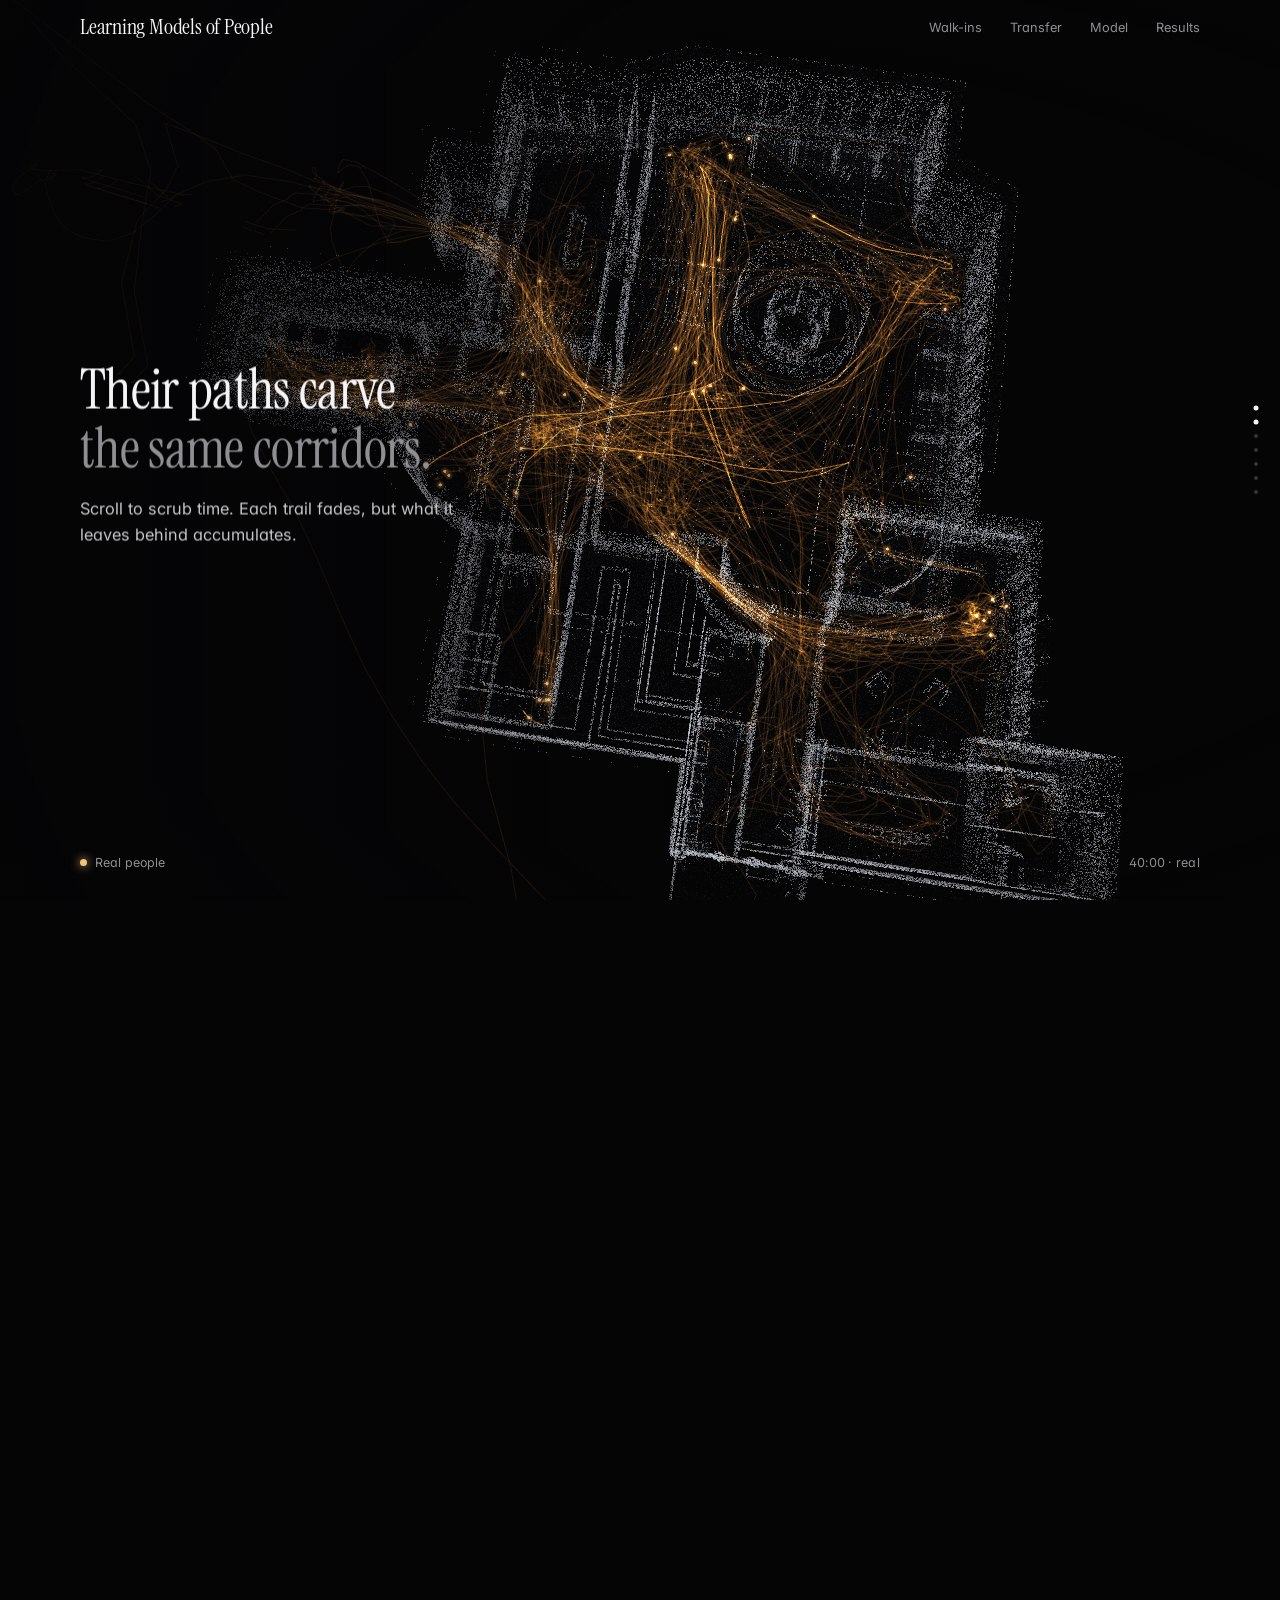
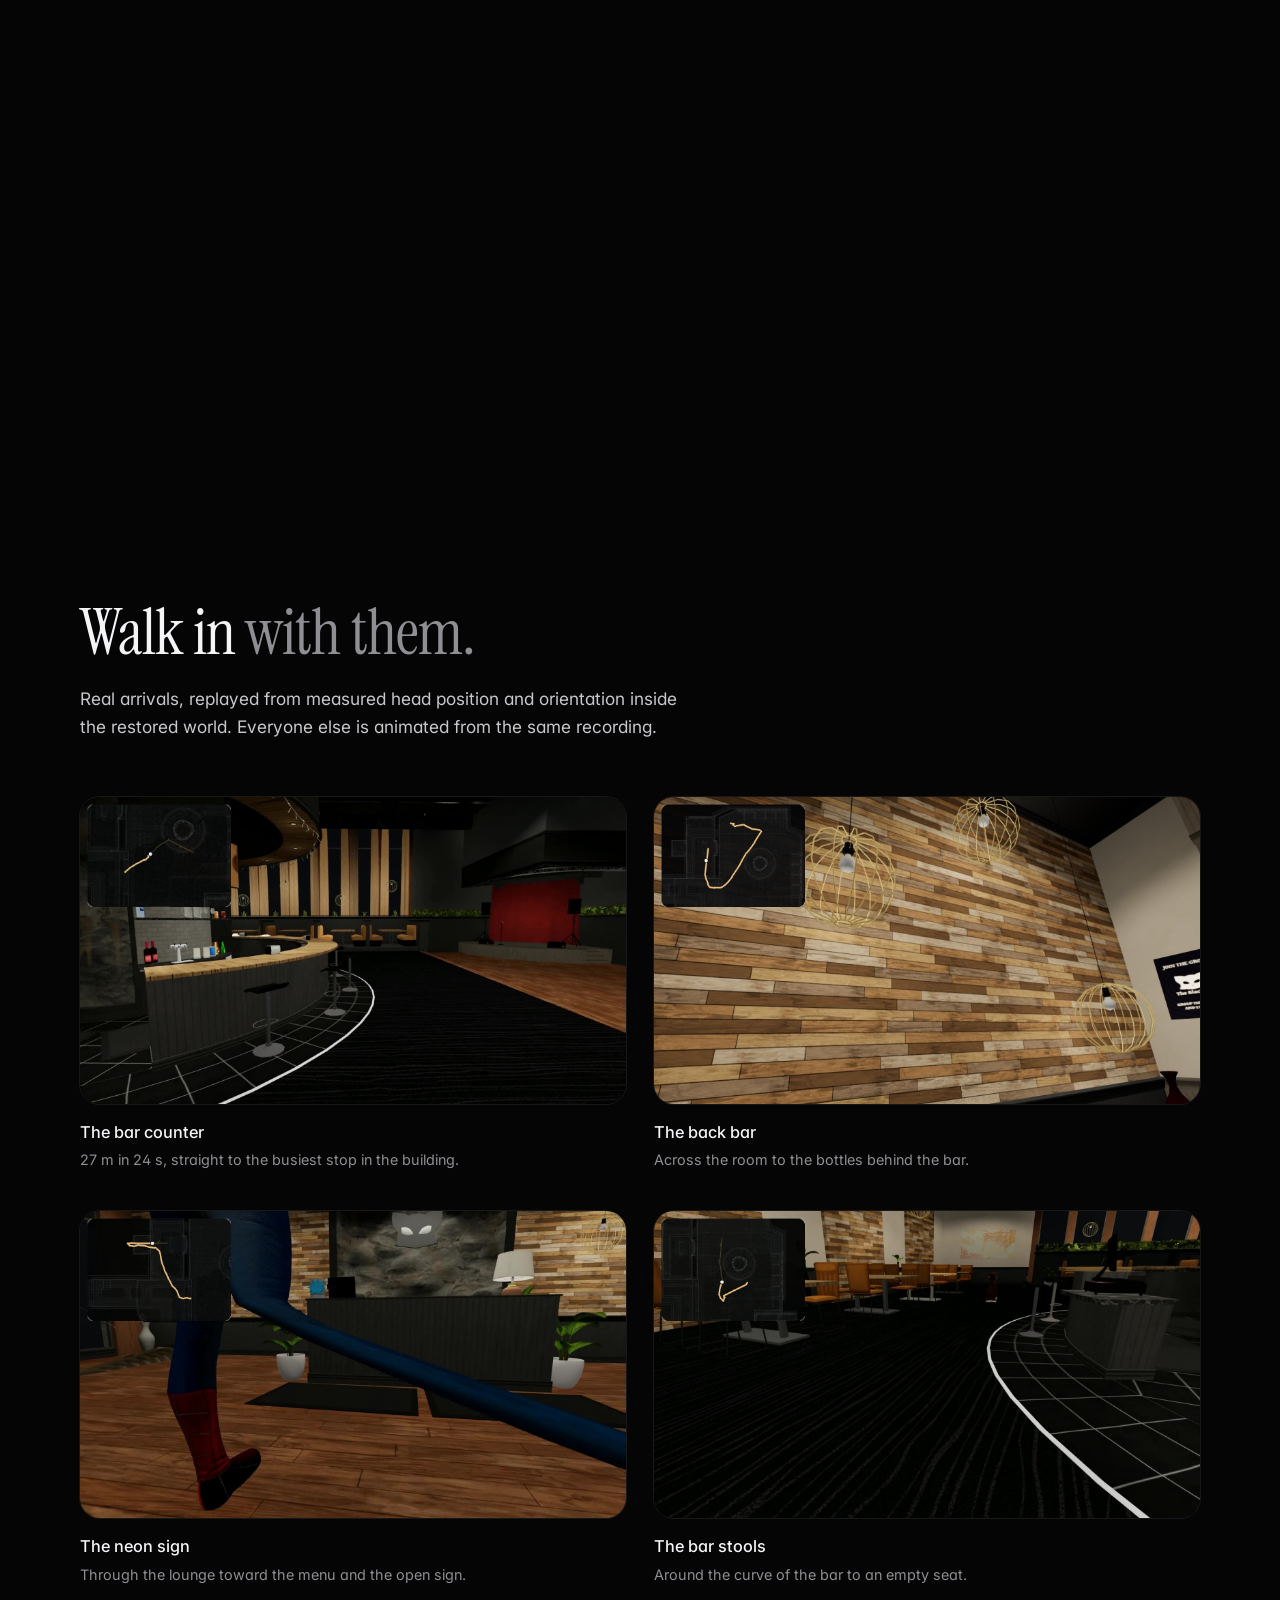
<file: story.html>
<!doctype html>
<html lang="en">
<head>
  <meta charset="utf-8">
  <meta name="viewport" content="width=device-width, initial-scale=1">
  <meta name="description" content="Where people go when nobody tells them: aggregate regularity and individual intent in self-directed crowds across fully known 3D worlds.">
  <meta name="theme-color" content="#050506">
  <title>Learning Models of People from Virtual Worlds</title>
  <link rel="icon" href="data:,">
  <link rel="preconnect" href="https://fonts.googleapis.com">
  <link rel="preconnect" href="https://fonts.gstatic.com" crossorigin>
  <link rel="stylesheet" href="https://fonts.googleapis.com/css2?family=Instrument+Serif&family=Inter:wght@400;500;600&display=swap">
  <link rel="stylesheet" href="vr_site/style.css?v=0.9.8d">
</head>
<body>
  <nav class="nav" aria-label="Page navigation">
    <div class="nav-inner">
      <a class="brand" href="#top">Learning Models of People</a>
      <div class="nav-links">
        <a href="#walkins">Walk-ins</a>
        <a href="#transfer">Transfer</a>
        <a href="#model" class="keep">Model</a>
        <a href="#results" class="keep">Results</a>
      </div>
    </div>
  </nav>

  <!-- ===== scroll story ===== -->
  <section class="story" id="story" aria-label="Scroll story">
    <div class="stage" id="top">
      <canvas id="scene" aria-hidden="true"></canvas>
      <p class="story-loading">Loading the world…</p>

      <div class="beat hero" data-in="-1" data-out=".085">
        <h1 data-teaser-html="Learning Models of People&lt;br&gt;&lt;em&gt;from Virtual Worlds&lt;/em&gt;">Where people <em>go</em></h1>
        <p class="lede">What people in shared virtual worlds reveal about places, intentions, and crowds, when nobody tells them where to go.</p>
        <p class="byline">Sean Hardesty Lewis · MIT · 2026</p>
        <span class="scroll-hint"><span>Scroll</span><i></i></span>
      </div>

      <div class="beat" data-in=".11" data-out=".22">
        <h2>Every evening, people walk in. <em>Nobody gives them a task.</em></h2>
        <p>Each point of light is one real person, replayed from telemetry. The building is drawn from its own geometry.</p>
      </div>
      <div class="beat" data-in=".245" data-out=".39">
        <h2>Their paths carve <em>the same corridors.</em></h2>
        <p data-teaser="Twenty minutes of one evening at 40× speed. Each trail fades, but what it leaves behind accumulates.">Scroll to scrub time. Each trail fades, but what it leaves behind accumulates.</p>
      </div>
      <div class="beat" data-in=".42" data-out=".495">
        <h2>Where people stop is a property <em>of the place.</em></h2>
        <p>Each column is how often a walk ends on that square metre.</p>
      </div>
      <div class="beat" data-in=".51" data-out=".59">
        <h2 data-teaser-html="Different people, &lt;em&gt;same places.&lt;/em&gt;">Both halves draw <em>the same map.</em></h2>
        <span class="big" data-teaser-html="0.95 match">0.95<small>rank correlation</small></span>
        <p>Split the crowd in two, with no person in common, and both halves draw the same map.</p>
      </div>
      <div class="beat" data-in=".615" data-out=".675">
        <h2>But where they go next is <em>nearly a guess.</em></h2>
        <p>The crowd's own map picks the right spot only <span class="real-c">5%</span> of the time.</p>
      </div>
      <div class="beat" data-in=".685" data-out=".75">
        <h2>Until they <em>start to move.</em></h2>
        <span class="big" data-teaser-html="3× better in 3 seconds">9 → 40%<small>in 8 seconds</small></span>
        <p>Columns show the belief about where this person is heading. Intent, not the map, is the bottleneck.</p>
      </div>
      <div class="beat" data-in=".785" data-out=".875">
        <h2>So we model people as <em>agents with goals.</em></h2>
        <p>When to leave. Who or where to go. Then walk. Nothing else is scripted from the recording.</p>
      </div>
      <div class="beat" data-in=".885" data-out=".975">
        <h2>The social structure <em>survives.</em></h2>
        <p>Who stands alone and who stands together is reproduced, and it transfers to worlds the model has never seen.</p>
      </div>

      <div class="beat finale" data-in="1.07" data-out="1.49">
        <h2>Three places it <em>has never seen.</em></h2>
      </div>
      <div class="beat finale" data-in="1.51" data-out="2.1">
        <h2>Predicted zero-shot, <em>trained only on other scenes.</em></h2>
      </div>

      <div class="hud" aria-hidden="true">
        <div class="keys"><span data-hud-key="real"><i style="--c:#f2c27b"></i>Real people</span><span data-hud-key="sim"><i style="--c:#8ab4ff"></i>Simulated</span></div>
        <span data-hud="time"></span>
      </div>
      <div class="rail" aria-hidden="true"><i></i><i></i><i></i><i></i><i></i><i></i><i></i></div>
    </div>
  </section>

  <main>
    <section class="section" id="walkins">
      <div class="wrap">
        <div class="head reveal">
          <h2>Walk in <em>with them.</em></h2>
          <p>Real arrivals, replayed from measured head position and orientation inside the restored world. Everyone else is animated from the same recording.</p>
        </div>
        <div class="video-grid">
          <figure class="media-card reveal" tabindex="0"><div class="v"><video muted playsinline loop preload="none" poster="media/poster/bc_bar_counter.jpg" data-src="media/video/bc_bar_counter.mp4" aria-label="Walk-in to the bar counter"></video></div>
            <figcaption><h3>The bar counter</h3><p>27 m in 24 s, straight to the busiest stop in the building.</p></figcaption></figure>
          <figure class="media-card reveal" tabindex="0"><div class="v"><video muted playsinline loop preload="none" poster="media/poster/bc_back_bar.jpg" data-src="media/video/bc_back_bar.mp4" aria-label="Walk-in to the back bar"></video></div>
            <figcaption><h3>The back bar</h3><p>Across the room to the bottles behind the bar.</p></figcaption></figure>
          <figure class="media-card reveal" tabindex="0"><div class="v"><video muted playsinline loop preload="none" poster="media/poster/bc_sign_neon.jpg" data-src="media/video/bc_sign_neon.mp4" aria-label="Walk-in toward the neon sign"></video></div>
            <figcaption><h3>The neon sign</h3><p>Through the lounge toward the menu and the open sign.</p></figcaption></figure>
          <figure class="media-card reveal" tabindex="0"><div class="v"><video muted playsinline loop preload="none" poster="media/poster/bc_seat_barstools.jpg" data-src="media/video/bc_seat_barstools.mp4" aria-label="Walk-in to the bar stools"></video></div>
            <figcaption><h3>The bar stools</h3><p>Around the curve of the bar to an empty seat.</p></figcaption></figure>
        </div>
      </div>
    </section>

    <section class="section">
      <div class="wrap">
        <div class="launch reveal" id="launch">
          <img src="media/poster/bc_bar_counter.jpg" alt="">
          <div class="over">
            <h3>Step inside the recording.</h3>
            <p>An interactive replay of one walk-in, in the browser. Drag to look around, press play to follow it. About 230&nbsp;MB.</p>
            <button class="btn" type="button" id="launch-btn">Launch 3D replay</button>
          </div>
        </div>
      </div>
    </section>

    <section class="section" id="transfer">
      <div class="wrap">
        <div class="head reveal">
          <h2>A world it <em>has never seen.</em></h2>
          <p>Fitted only on the bar scene, the simulator runs unchanged in a pub scene it has never seen. Who stands with whom carries over. How restless people are does not.</p>
        </div>
        <div class="seg reveal" role="tablist" aria-label="Unseen world views" data-sync="gp">
          <button class="active" type="button" data-key="real"><i style="--c:#f2c27b"></i>Real crowd</button>
          <button type="button" data-key="sim"><i style="--c:#8ab4ff"></i>Simulated, zero-shot</button>
        </div>
        <div class="viewer stack reveal" id="gp">
          <video class="on" data-key="real" muted playsinline loop preload="none" poster="media/poster/gp_real.jpg?v=0.9.7" data-src="media/video/gp_real.mp4?v=0.9.7" aria-label="Real crowd in the unseen world"></video>
          <video data-key="sim" muted playsinline loop preload="none" poster="media/poster/gp_sim.jpg?v=0.9.8" data-src="media/video/gp_sim.mp4?v=0.9.8" aria-label="Zero-shot simulated crowd in the unseen world"></video>
        </div>
        <p class="note reveal">Twenty minutes of one evening at 40× speed, seen from above. Both views share the same people and the same arrival times.</p>
      </div>
    </section>

    <section class="section" id="model">
      <div class="wrap">
        <div class="head reveal">
          <h2>Four decisions, <em>on repeat.</em></h2>
          <p>Every simulated person runs the same loop, once a second. Most of it is learned from the recordings; only who is present is taken from them.</p>
        </div>
        <div class="flow reveal">
          <div class="node"><span class="n">00</span><h3>Who is here</h3><p>Arrivals and departures from the room.</p></div>
          <div class="node"><span class="n">01</span><h3>Stay or go?</h3><p>A departure hazard for everyone standing still.</p></div>
          <div class="node"><span class="n">02</span><h3>Who or where?</h3><p>Head for a person, or for a place.</p></div>
          <div class="node"><span class="n">03</span><h3>Route</h3><p>The shortest walkable path there.</p></div>
          <div class="node"><span class="n">04</span><h3>Walk</h3><p>Step by step, toward the next waypoint.</p></div>
        </div>
        <div class="loopback reveal"><span>Arrive, stand, decide again</span><i></i><span>↺</span></div>
      </div>
    </section>

    <section class="section" id="results">
      <div class="wrap">
        <div class="head reveal">
          <h2>The numbers, <em>held out.</em></h2>
          <p>Person-disjoint splits throughout. Shaded bands are 95% bootstrap intervals over sessions.</p>
        </div>
        <div class="stats reveal">
          <div><strong>0.95</strong><span>agreement between maps drawn by two halves of the crowd</span></div>
          <div><strong>5%</strong><span>of walks called by the map's single best guess</span></div>
          <div><strong>40%</strong><span>top-5 goal hits after eight seconds of motion, up from 9%</span></div>
          <div><strong>0.07</strong><span>error in who stands alone, against 0.62 for a next-step transformer</span></div>
        </div>
        <div class="plots">
          <figure class="plot wide reveal"><h3>The individual walk is hard to call at departure</h3><p>Even with 20 guesses from the crowd's own map, 48% of walks in the bar scene and 68% in the hangout scene are missed.</p>
            <div class="chart two-up" data-chart="hitk" aria-label="Share of walks whose stop is hit within 3 m, by number of guesses"></div><div class="chart-legend"><span><i style="--c:#f2c27b"></i>Nearest popular spot</span><span><i style="--c:#c7c7cc"></i>Most popular spots</span><span><i style="--c:#5a5a60"></i>Chance</span></div></figure>
          <figure class="plot wide reveal"><h3>Social structure survives closed-loop rollout, and transfers</h3><p>Error in the share of people standing alone. Fitted on the bar scene, applied unchanged to the hangout and pub scenes.</p>
            <div class="chart" data-chart="closed"></div><div class="chart-legend"><span><i style="--c:#8ab4ff"></i>Goal simulator</span><span><i style="--c:#4f6896"></i>No social inputs</span><span><i style="--c:#7c7f86"></i>Next-step transformer</span><span><i style="--c:#46484d"></i>Null</span></div></figure>
          <figure class="plot reveal"><h3>Watching the walk reveals the goal</h3><p>Top-5 goal hits within 3 m, by time since the walk began.</p>
            <div class="chart" data-chart="goal" aria-label="Top-5 goal hit rate over the first seconds of a walk"></div></figure>
          <figure class="plot reveal"><h3>Most of the time, people stay put</h3><p>Share of windows with under half a metre of movement.</p>
            <div class="chart" data-chart="stay" aria-label="Share of windows with under 0.5 m of movement by window length"></div></figure>
        </div>
      </div>
    </section>

    <section class="section closing">
      <div class="wrap reveal">
        <h2>Places are predictable. <em>People are not, until they move.</em></h2>
        <div class="actions">
          <a class="btn" href="#top">Replay the story</a>
          <button class="btn ghost" id="cite-toggle" type="button" aria-expanded="false" aria-controls="citation-panel">Cite</button>
        </div>
        <pre class="citation" id="citation-panel" hidden>@misc{lewis2026learningmodels,
  title  = {Learning Models of People from Virtual Worlds},
  author = {Lewis, Sean Hardesty},
  year   = {2026}
}</pre>
      </div>
    </section>
  </main>

  <footer><div class="wrap"><span>Learning Models of People from Virtual Worlds · 2026</span><span>Rendered from telemetry and each world's own geometry.</span></div></footer>

  <script type="module" src="vr_site/story.js?v=0.9.8b"></script>
  <script src="vr_site/charts.js?v=0.9.6"></script>
  <script src="vr_site/site.js"></script>
</body>
</html>
</file>
<file: vr_site/style.css>
/* Where People Go — calm near-black, editorial serif + Inter, two soft data colours. */
:root {
  --bg: #050506; --bg-2: #0b0b0d; --card: #111113; --line: rgba(255,255,255,.08); --line-2: rgba(255,255,255,.14);
  --ink: #f5f5f7; --ink-2: #c7c7cc; --muted: #8e8e93; --faint: #5a5a60;
  --real: #f2c27b; --sim: #8ab4ff;
  --serif: "Instrument Serif", "Iowan Old Style", Georgia, serif;
  --sans: "Inter", ui-sans-serif, system-ui, -apple-system, "Segoe UI", sans-serif;
  --content: 1120px;
  color-scheme: dark;
}
* { box-sizing: border-box; }
html { background: var(--bg); scroll-behavior: smooth; scroll-padding-top: 72px; }
body { margin: 0; background: var(--bg); color: var(--ink); font-family: var(--sans); font-size: 17px; line-height: 1.55; -webkit-font-smoothing: antialiased; font-feature-settings: "cv11", "ss01"; }
img, video { display: block; max-width: 100%; }
a { color: inherit; }
button { font: inherit; color: inherit; }
::selection { background: #ffffff2e; }
em { font-style: normal; }

/* nav */
.nav { position: fixed; z-index: 50; inset: 0 0 auto; transition: background .4s, border-color .4s, backdrop-filter .4s; border-bottom: 1px solid transparent; }
.nav.solid { background: rgba(5,5,6,.72); backdrop-filter: saturate(160%) blur(18px); border-color: var(--line); }
.nav-inner { width: min(calc(100% - 40px), var(--content)); height: 56px; margin: auto; display: flex; align-items: center; justify-content: space-between; }
.brand { font-family: var(--serif); font-size: 1.35rem; letter-spacing: -.01em; text-decoration: none; }
.nav-links { display: flex; gap: 28px; }
.nav-links a { color: var(--muted); font-size: .8rem; text-decoration: none; transition: color .2s; }
.nav-links a:hover { color: var(--ink); }

/* ---------------- scroll story ---------------- */
.story { position: relative; height: 1650vh; }             /* 1150vh story + 500vh held-out finale */
.stage { position: sticky; top: 0; height: 100svh; overflow: hidden; }
#scene { position: absolute; inset: 0; width: 100%; height: 100%; display: block; }
.stage::after { content: ""; position: absolute; inset: 0; pointer-events: none;
  background: radial-gradient(120% 80% at 50% 50%, transparent 55%, rgba(5,5,6,.75) 100%),
              linear-gradient(90deg, rgba(5,5,6,.82) 0%, rgba(5,5,6,.35) 34%, transparent 55%); }
.story-loading { position: absolute; z-index: 3; left: 50%; bottom: 40px; transform: translateX(-50%); color: var(--faint); font-size: .78rem; letter-spacing: .02em; transition: opacity .6s; }
.story-loading.done { opacity: 0; }
.beat { position: absolute; z-index: 2; left: max(28px, calc((100vw - var(--content)) / 2)); top: 50%; width: min(470px, calc(100% - 56px)); margin-top: -90px; opacity: 0; visibility: hidden; will-change: opacity, transform; --ty: 18px; transform: translateY(var(--ty)); }
.beat .kicker { margin: 0 0 14px; color: var(--muted); font-size: .82rem; letter-spacing: .01em; }
.beat .kicker b { font-weight: 500; color: var(--ink-2); }
.beat h2 { margin: 0; font-family: var(--serif); font-weight: 400; font-size: clamp(2.3rem, 4.4vw, 3.6rem); line-height: 1.04; letter-spacing: -.012em; text-wrap: balance; }
.beat h2 em { color: var(--muted); }
.beat p { margin: 18px 0 0; color: var(--ink-2); font-size: 1.02rem; line-height: 1.6; max-width: 420px; text-wrap: pretty; }
.beat .big { display: block; margin-top: 14px; font-family: var(--serif); font-size: clamp(3.4rem, 7vw, 5.6rem); line-height: 1; letter-spacing: -.02em; color: var(--ink); }
.beat .big small { font-size: .38em; color: var(--muted); margin-left: .25em; letter-spacing: 0; }
.real-c { color: var(--real); } .sim-c { color: var(--sim); }
/* hero beat */
.beat.hero { left: 50%; width: min(900px, calc(100% - 40px)); margin: 0; transform: translate(-50%, calc(-50% + var(--ty))); text-align: center; }
.beat.hero h1 { margin: 0; font-family: var(--serif); font-weight: 400; font-size: clamp(4.2rem, 11vw, 9.5rem); line-height: .92; letter-spacing: -.025em; }
.beat.hero h1 em { color: var(--ink-2); }
.beat.hero .lede { margin: 26px auto 0; max-width: 600px; color: var(--ink-2); font-size: clamp(1.05rem, 1.6vw, 1.25rem); line-height: 1.5; }
.beat.hero .byline { margin: 26px auto 0; max-width: none; color: var(--muted); font-size: .82rem; }
.scroll-hint { display: inline-flex; flex-direction: column; align-items: center; gap: 10px; margin-top: 54px; color: var(--faint); font-size: .74rem; letter-spacing: .04em; }
.scroll-hint i { width: 1px; height: 38px; background: linear-gradient(var(--muted), transparent); animation: drip 2.2s ease-in-out infinite; transform-origin: top; }
@keyframes drip { 0% { transform: scaleY(0); opacity: 1; } 70% { transform: scaleY(1); opacity: 1; } 100% { transform: scaleY(1); opacity: 0; } }
/* hud */
.hud { position: absolute; z-index: 3; left: max(28px, calc((100vw - var(--content)) / 2)); right: max(28px, calc((100vw - var(--content)) / 2)); bottom: 28px; display: flex; justify-content: space-between; align-items: center; pointer-events: none; font-size: .78rem; color: var(--muted); }
.hud .keys { display: flex; gap: 18px; }
.hud .keys span { display: flex; align-items: center; gap: 8px; opacity: 0; transition: opacity .5s; }
.hud .keys span.on { opacity: 1; }
.hud .keys i { width: 7px; height: 7px; border-radius: 50%; background: var(--c); box-shadow: 0 0 10px var(--c); }
.hud [data-hud="time"] { font-variant-numeric: tabular-nums; letter-spacing: .02em; }
.rail { position: absolute; z-index: 3; right: 22px; top: 50%; transform: translateY(-50%); display: flex; flex-direction: column; gap: 10px; }
.rail i { width: 4px; height: 4px; border-radius: 50%; background: #ffffff30; transition: background .4s, transform .4s; }
.rail i.on { background: var(--ink); transform: scale(1.25); }

/* ---------------- sections ---------------- */
.section { padding: 150px 24px; }
.section + .section { padding-top: 40px; }
.wrap { width: min(100%, var(--content)); margin: auto; }
.head { max-width: 760px; margin: 0 0 56px; }
.eyebrow { margin: 0 0 14px; color: var(--muted); font-size: .85rem; }
.head h2 { margin: 0; font-family: var(--serif); font-weight: 400; font-size: clamp(2.6rem, 5vw, 4.2rem); line-height: 1.02; letter-spacing: -.015em; text-wrap: balance; }
.head h2 em { color: var(--muted); }
.head p { margin: 20px 0 0; max-width: 600px; color: var(--ink-2); font-size: 1.08rem; line-height: 1.6; }
.rule { height: 1px; margin: 0 auto; width: min(calc(100% - 48px), var(--content)); background: linear-gradient(90deg, transparent, var(--line-2), transparent); }

/* gallery */
.video-grid { display: grid; grid-template-columns: 1fr 1fr; gap: 40px 28px; }
.media-card { margin: 0; cursor: pointer; }
.media-card .v { position: relative; overflow: hidden; aspect-ratio: 16 / 9; border-radius: 20px; background: #000; box-shadow: 0 0 0 1px var(--line); transition: transform .5s cubic-bezier(.2,.7,.2,1), box-shadow .5s; }
.media-card:hover .v { transform: scale(1.012); box-shadow: 0 0 0 1px var(--line-2), 0 30px 60px -30px #000; }
.media-card video { width: 100%; height: 100%; object-fit: cover; pointer-events: none; }
.media-card figcaption { margin-top: 16px; }
.media-card h3 { margin: 0; font-size: 1.02rem; font-weight: 500; }
.media-card p { margin: 4px 0 0; color: var(--muted); font-size: .9rem; }
.media-card:focus-visible { outline: none; }
.media-card:focus-visible .v { box-shadow: 0 0 0 2px var(--ink); }

/* launch card for the 3D replay */
.launch { position: relative; overflow: hidden; aspect-ratio: 21 / 9; border-radius: 24px; background: #000; box-shadow: 0 0 0 1px var(--line); }
.launch img { position: absolute; inset: 0; width: 100%; height: 100%; object-fit: cover; opacity: .55; transform: scale(1.04); transition: opacity .6s, transform 1.2s cubic-bezier(.2,.7,.2,1); }
.launch:hover img { opacity: .7; transform: scale(1.0); }
.launch .over { position: absolute; inset: 0; display: flex; flex-direction: column; justify-content: flex-end; padding: clamp(24px, 4vw, 48px); background: linear-gradient(0deg, rgba(5,5,6,.85), transparent 60%); }
.launch .over h3 { margin: 0; font-family: var(--serif); font-weight: 400; font-size: clamp(1.8rem, 3.4vw, 2.8rem); line-height: 1.05; }
.launch .over p { margin: 10px 0 22px; color: var(--ink-2); max-width: 520px; }
.launch iframe { position: absolute; inset: 0; width: 100%; height: 100%; border: 0; }
.launch.live { aspect-ratio: 16 / 9; }
.launch.live .over, .launch.live img { display: none; }

/* buttons + segmented */
.btn { display: inline-flex; align-items: center; gap: 8px; height: 44px; padding: 0 22px; border-radius: 999px; border: 0; background: var(--ink); color: #050506; font-size: .92rem; font-weight: 500; text-decoration: none; cursor: pointer; transition: transform .2s, background .2s; width: fit-content; }
.btn:hover { background: #fff; transform: translateY(-1px); }
.btn.ghost { background: transparent; color: var(--ink); box-shadow: inset 0 0 0 1px var(--line-2); }
.btn.ghost:hover { background: #ffffff0d; }
.link { color: var(--sim); text-decoration: none; font-size: .95rem; }
.link:hover { text-decoration: underline; text-underline-offset: 4px; }
.seg { display: inline-flex; gap: 2px; padding: 3px; margin: 0 0 22px; border-radius: 999px; background: #ffffff0f; }
.seg button { padding: 8px 18px; border: 0; border-radius: 999px; background: transparent; color: var(--muted); font-size: .85rem; cursor: pointer; transition: background .25s, color .25s; }
.seg button:hover { color: var(--ink); }
.seg button.active { background: #ffffff1f; color: var(--ink); }
.seg button i { display: inline-block; width: 7px; height: 7px; margin-right: 8px; border-radius: 50%; background: var(--c); vertical-align: 1px; }

/* zero-shot viewer */
.viewer { position: relative; overflow: hidden; aspect-ratio: 16 / 9; border-radius: 24px; background: #050506; box-shadow: 0 0 0 1px var(--line); }
.stack video { position: absolute; inset: 0; width: 100%; height: 100%; object-fit: cover; transition: opacity .5s; }
.stack video:not(.on) { opacity: 0; }
.note { margin: 18px 0 0; color: var(--muted); font-size: .9rem; max-width: 720px; }

/* model diagram (HTML, reflows vertically on phones) */
.flow { display: grid; grid-template-columns: repeat(5, minmax(0, 1fr)); gap: 0; position: relative; }
.flow .node { position: relative; padding: 24px 22px 26px; border-top: 1px solid var(--line-2); }
.flow .node + .node { border-left: 1px solid var(--line); }
.flow .n { font-size: .78rem; color: var(--faint); font-variant-numeric: tabular-nums; }
.flow h3 { margin: 18px 0 8px; font-family: var(--serif); font-weight: 400; font-size: 1.7rem; line-height: 1.05; }
.flow p { margin: 0; color: var(--muted); font-size: .88rem; line-height: 1.5; }
.flow .kind { display: inline-block; margin-top: 16px; padding: 3px 10px; border-radius: 999px; font-size: .72rem; color: var(--ink-2); background: #ffffff0d; }
.flow .kind.learned { color: var(--sim); background: rgba(138,180,255,.1); }
.flow .kind.real { color: var(--real); background: rgba(242,194,123,.1); }
.loopback { display: flex; align-items: center; gap: 14px; margin-top: 18px; color: var(--muted); font-size: .85rem; }
.loopback i { flex: 1; height: 1px; background: linear-gradient(90deg, transparent, var(--line-2) 20%, var(--line-2) 80%, transparent); }

/* results */
.stats { display: grid; grid-template-columns: repeat(4, minmax(0, 1fr)); gap: 0; margin: 0 0 80px; border-top: 1px solid var(--line-2); }
.stats > div { padding: 26px 22px 0 0; }
.stats strong { display: block; font-family: var(--serif); font-weight: 400; font-size: clamp(2.6rem, 5vw, 4.2rem); line-height: 1; letter-spacing: -.02em; }
.stats span { display: block; margin-top: 12px; color: var(--muted); font-size: .88rem; line-height: 1.45; max-width: 220px; }
.plots { display: grid; grid-template-columns: 1fr 1fr; gap: 28px; }
.plot { margin: 0; padding: 28px 28px 24px; border-radius: 24px; background: var(--card); box-shadow: 0 0 0 1px var(--line); }
.plot.wide { grid-column: 1 / -1; }
.plot h3 { margin: 0 0 6px; font-size: 1.02rem; font-weight: 500; }
.plot p { margin: 0 0 20px; color: var(--muted); font-size: .9rem; }
.plot img { width: 100%; cursor: zoom-in; }

/* closing + footer */
.closing { text-align: center; }
.closing h2 { margin: 0 auto; max-width: 840px; font-family: var(--serif); font-weight: 400; font-size: clamp(2.8rem, 6vw, 5rem); line-height: 1.02; letter-spacing: -.015em; }
.closing h2 em { color: var(--muted); }
.closing .actions { display: flex; justify-content: center; gap: 12px; margin-top: 40px; flex-wrap: wrap; }
.citation { max-width: 640px; margin: 32px auto 0; padding: 20px 22px; border-radius: 16px; background: var(--card); box-shadow: 0 0 0 1px var(--line); color: var(--ink-2); font: .78rem/1.6 ui-monospace, "SF Mono", Consolas, monospace; text-align: left; overflow-x: auto; }
footer { padding: 40px 24px 56px; }
footer .wrap { display: flex; justify-content: space-between; gap: 20px; padding-top: 22px; border-top: 1px solid var(--line); color: var(--faint); font-size: .8rem; }

/* lightbox */
.lightbox { position: fixed; inset: 0; width: 100vw; height: 100dvh; max-width: none; max-height: none; margin: 0; padding: 24px; border: 0; background: transparent; }
.lightbox[open] { display: flex; align-items: center; justify-content: center; animation: lb .25s ease-out; }
.lightbox::backdrop { background: rgba(0,0,0,.88); backdrop-filter: blur(6px); }
.lightbox .sheet { width: min(1400px, 100%); max-height: calc(100dvh - 48px); overflow: auto; border-radius: 20px; background: #0b0b0d; }
.lightbox .sheet > * { display: block; width: 100%; }
body.lb-open { overflow: hidden; }
@keyframes lb { from { opacity: 0; transform: scale(.985); } to { opacity: 1; transform: none; } }

/* reveal on scroll */
.reveal { opacity: 0; transform: translateY(24px); transition: opacity .9s cubic-bezier(.2,.7,.2,1), transform .9s cubic-bezier(.2,.7,.2,1); }
.reveal.in { opacity: 1; transform: none; }

@media (max-width: 900px) {
  .flow { grid-template-columns: 1fr; }
  .flow .node, .flow .node + .node { padding: 22px 0 24px 34px; border-top: 0; border-left: 1px solid var(--line-2); }
  .flow .node::before { content: ""; position: absolute; left: -4px; top: 30px; width: 7px; height: 7px; border-radius: 50%; background: var(--ink-2); }
  .flow h3 { margin-top: 6px; }
  .stats { grid-template-columns: 1fr 1fr; gap: 0 20px; }
  .stats > div { padding-bottom: 26px; }
  .plots { grid-template-columns: 1fr; }
}
@media (max-width: 760px) {
  body { font-size: 16px; }
  .nav-links a:not(.keep) { display: none; }
  .stage::after { background: radial-gradient(120% 80% at 50% 40%, transparent 50%, rgba(5,5,6,.7) 100%), linear-gradient(0deg, rgba(5,5,6,.92) 0%, rgba(5,5,6,.5) 38%, transparent 62%); }
  .beat { left: 22px; right: 22px; width: auto; top: auto; bottom: 86px; margin: 0; }
  .beat.hero { top: 46%; bottom: auto; left: 50%; right: auto; width: calc(100% - 36px); }
  .beat h2 { font-size: 2.2rem; }
  .beat p { font-size: .95rem; }
  .hud { left: 22px; right: 22px; bottom: 24px; font-size: .72rem; }
  .rail { right: 10px; }
  .section { padding: 96px 18px; }
  .video-grid { grid-template-columns: 1fr; }
  .launch { aspect-ratio: 4 / 5; }
  .launch.live { aspect-ratio: 3 / 4; }
  .viewer { border-radius: 16px; }
  .plot { padding: 20px 16px; border-radius: 18px; }
  footer .wrap { flex-direction: column; }
}
@media (prefers-reduced-motion: reduce) { .reveal { opacity: 1; transform: none; transition: none; } .scroll-hint i { animation: none; } }

/* hero title arrives after the building assembles */
.beat.hero > * { animation: rise 1.4s cubic-bezier(.2,.7,.2,1) both; }
.beat.hero h1 { animation-delay: .9s; }
.beat.hero .lede { animation-delay: 1.3s; }
.beat.hero .byline { animation-delay: 1.55s; }
.beat.hero .scroll-hint { animation-delay: 2.2s; }
@keyframes rise { from { opacity: 0; transform: translateY(16px); filter: blur(6px); } to { opacity: 1; transform: none; filter: none; } }
@media (prefers-reduced-motion: reduce) { .beat.hero > * { animation: none; } }

/* native charts */
.chart { position: relative; }
.chart.two-up { display: grid; grid-template-columns: 1fr 1fr; gap: 28px; }
.chart-svg { display: block; width: 100%; height: auto; overflow: visible; font-family: var(--sans); touch-action: pan-y; }
.c-grid { stroke: rgba(255,255,255,.06); stroke-width: 1; }
.c-tick { fill: var(--faint); font-size: 11.5px; font-variant-numeric: tabular-nums; }
.c-axis { fill: var(--muted); font-size: 12px; }
.c-title { fill: var(--ink-2); font-size: 13px; font-weight: 500; }
.c-group { fill: var(--ink-2); font-size: 13px; font-weight: 500; }
.c-val { fill: var(--ink-2); font-size: 12px; font-variant-numeric: tabular-nums; opacity: 0; transition: opacity .6s .9s; }
.c-band { opacity: 0; transition: opacity 1s .8s; }
.c-line { fill: none; stroke-width: 2.4; stroke-linecap: round; stroke-linejoin: round; transition: stroke-dashoffset 1.6s cubic-bezier(.3,.6,.2,1); }
.c-line.faint { stroke-width: 1.6; }
.c-dot { opacity: 0; transition: opacity .5s 1.2s; }
.c-end { font-size: 12px; font-weight: 500; font-variant-numeric: tabular-nums; opacity: 0; transition: opacity .6s 1.4s; }
.c-bar { transform-box: fill-box; transform-origin: bottom; transform: scaleY(0); transition: transform 1.1s cubic-bezier(.2,.7,.2,1); }
.drawn .c-line { stroke-dashoffset: 0 !important; }
.drawn .c-band { opacity: .13; }
.drawn .c-dot, .drawn .c-end, .drawn .c-val { opacity: 1; }
.drawn .c-bar { transform: scaleY(1); }
.c-hair { opacity: 0; transition: opacity .15s; pointer-events: none; }
.c-hair.on { opacity: 1; }
.c-vline { stroke: rgba(255,255,255,.22); stroke-dasharray: 3 3; }
.c-tipbox { fill: rgba(20,20,22,.94); stroke: var(--line-2); }
.c-tip { font-size: 12px; fill: var(--ink-2); font-variant-numeric: tabular-nums; }
.c-tip-h { fill: var(--muted); }
.chart-legend { display: flex; flex-wrap: wrap; gap: 8px 22px; margin-top: 18px; color: var(--muted); font-size: .84rem; }
.chart-legend span { display: flex; align-items: center; gap: 8px; }
.chart-legend i { width: 14px; height: 3px; border-radius: 2px; background: var(--c); }
@media (max-width: 760px) { .chart.two-up { grid-template-columns: 1fr; gap: 18px; } }
@media (prefers-reduced-motion: reduce) { .c-line, .c-bar, .c-band, .c-dot, .c-end, .c-val { transition: none; } }

/* teaser capture mode (story.html?capture) */
html.capture .nav, html.capture .rail, html.capture .story-loading, html.capture .scroll-hint { display: none !important; }
html.capture .beat.hero > * { animation: none !important; }
html.capture.notext .beat, html.capture.notext .hud { display: none !important; }
html.capture.notext .stage::after { background: radial-gradient(120% 80% at 50% 50%, transparent 60%, rgba(5,5,6,.6) 100%); }

/* opt-in light render mode (story.html?light), used for the academic figures */
html.light, html.light body { --bg: #ffffff; --ink: #1d1d1f; --ink-2: #3a3a3c; --muted: #6e6e73; --faint: #a1a1a6; --real: #c27a12; --sim: #2c64cf; background: #fff; color: var(--ink); }
html.light .stage::after { background: radial-gradient(120% 80% at 50% 50%, transparent 58%, rgba(255,255,255,.8) 100%),
                                       linear-gradient(90deg, rgba(255,255,255,.9) 0%, rgba(255,255,255,.45) 34%, transparent 55%); }
html.light.notext .stage::after { background: radial-gradient(120% 80% at 50% 50%, transparent 62%, rgba(255,255,255,.7) 100%); }
html.light .beat h2 em, html.light .beat.hero h1 em { color: #8e8e93; }
html.light .hud .keys i { box-shadow: none; }

/* teaser-video text style (story.html?teaser): top-left, bold sans, large and legible, like robotics demo videos */
html.teaser .beat, html.teaser .beat.hero { left: 76px; top: 68px; right: auto; bottom: auto; width: 820px; margin: 0; text-align: left; transform: none; }
html.teaser .beat h2, html.teaser .beat.hero h1 { font-family: var(--sans); font-weight: 600; letter-spacing: -.022em; line-height: 1.08; text-wrap: balance; }
html.teaser .beat h2 { font-size: 62px; }
html.teaser .beat.hero h1 { font-size: 88px; line-height: 1.02; }
html.teaser .beat h2 em, html.teaser .beat.hero h1 em { font-weight: 600; }
html.teaser .beat p { max-width: 760px; margin-top: 20px; font-size: 31px; line-height: 1.38; font-weight: 400; color: var(--ink-2); }
html.teaser .beat .big { margin-top: 20px; font-family: var(--sans); font-weight: 600; font-size: 96px; letter-spacing: -.035em; }
html.teaser .beat .big small { font-size: 31px; font-weight: 500; letter-spacing: 0; }
html.teaser .beat.hero .lede { margin: 24px 0 0; max-width: 820px; font-size: 33px; }
html.teaser .beat.hero .byline { margin: 24px 0 0; font-size: 25px; color: var(--muted); }
html.teaser .scroll-hint { display: none; }
html.teaser .hud { font-size: 22px; bottom: 44px; left: 76px; right: 76px; color: var(--ink-2); }
html.teaser .hud .keys i { width: 13px; height: 13px; }
html.teaser .beat, html.teaser .beat.hero { width: 900px; }
html.teaser.light .stage::after { background: radial-gradient(75% 70% at 0% 0%, rgba(255,255,255,.94) 0%, rgba(255,255,255,.72) 42%, transparent 72%),
                                              radial-gradient(120% 80% at 50% 50%, transparent 60%, rgba(255,255,255,.75) 100%); }
html.teaser:not(.light) .stage::after { background: radial-gradient(75% 70% at 0% 0%, rgba(5,5,6,.92) 0%, rgba(5,5,6,.6) 42%, transparent 72%),
                                                    radial-gradient(120% 80% at 50% 50%, transparent 60%, rgba(5,5,6,.7) 100%); }

/* teaser v0.4: headlines only (no subtitles), semantic place labels, held-out world tiles */
html.teaser .beat p:not(.byline) { display: none; }
.place-labels { position: absolute; inset: 0; z-index: 2; pointer-events: none; }
.place { position: absolute; display: flex; flex-direction: column; align-items: center; transform: translate(-50%, -100%); white-space: nowrap; }
.place span { padding: 6px 13px; border-radius: 8px; background: rgba(255,255,255,.92); color: #1d1d1f; font: 600 22px/1.15 var(--sans); letter-spacing: -.01em;
  box-shadow: 0 1px 2px rgba(0,0,0,.08), 0 0 0 1px rgba(0,0,0,.06); }
.place span b { font-weight: 700; }
.place i { position: relative; width: 1.5px; height: 30px; background: rgba(29,29,31,.55); }
.place i::after { content: ""; position: absolute; bottom: -5px; left: 50%; width: 10px; height: 10px; margin-left: -5px; border-radius: 50%; background: #1d1d1f; box-shadow: 0 0 0 3px #fff; }
.place.world span { font-size: 24px; font-weight: 500; }
.place.world { transform: translate(-50%, 0); flex-direction: column-reverse; }
.place.world i { height: 14px; } .place.world i::after { display: none; }
.place.world span { display: flex; flex-direction: column; align-items: center; gap: 2px; font-size: 22px; }
.place.world small { font-size: 17px; font-weight: 500; color: #6e6e73; }
html:not(.light) .place span { background: rgba(20,20,22,.85); color: #f5f5f7; box-shadow: 0 0 0 1px rgba(255,255,255,.12); }
html:not(.light) .place i { background: rgba(245,245,247,.55); }
html:not(.light) .place i::after { background: #f5f5f7; box-shadow: 0 0 0 3px #050506; }
html:not(.light) .place.world small { color: #a1a1a6; }
html.teaser .beat .big small { display: block; margin: 10px 0 0; max-width: 760px; font-size: 30px; line-height: 1.3; }
html.teaser .beat .big { white-space: nowrap; }
html.teaser .beat:not(.hero) { width: auto; max-width: 1100px; }
html.teaser .beat .big { font-size: 80px; }

/* teaser title: the paper title on two lines, as on the academic page */
html.teaser .beat.hero { width: auto; max-width: 1400px; }
html.teaser .beat.hero h1 { white-space: nowrap; font-size: 76px; }

/* v0.9.8: the story opens with the paper title on two lines */
html:not(.teaser) .beat.hero { width: min(1240px, calc(100% - 40px)); }
html:not(.teaser) .beat.hero h1 { font-size: clamp(2.6rem, 6.2vw, 6rem); line-height: 1.02; }
@media (min-width: 900px) { html:not(.teaser) .beat.hero h1 { white-space: nowrap; } }

/* v0.9.8: story finale headline sits above the three worlds */
html:not(.teaser) .beat.finale { top: calc(14vh + 90px); bottom: auto; transform: none; width: min(900px, calc(100% - 56px)); }
</file>
